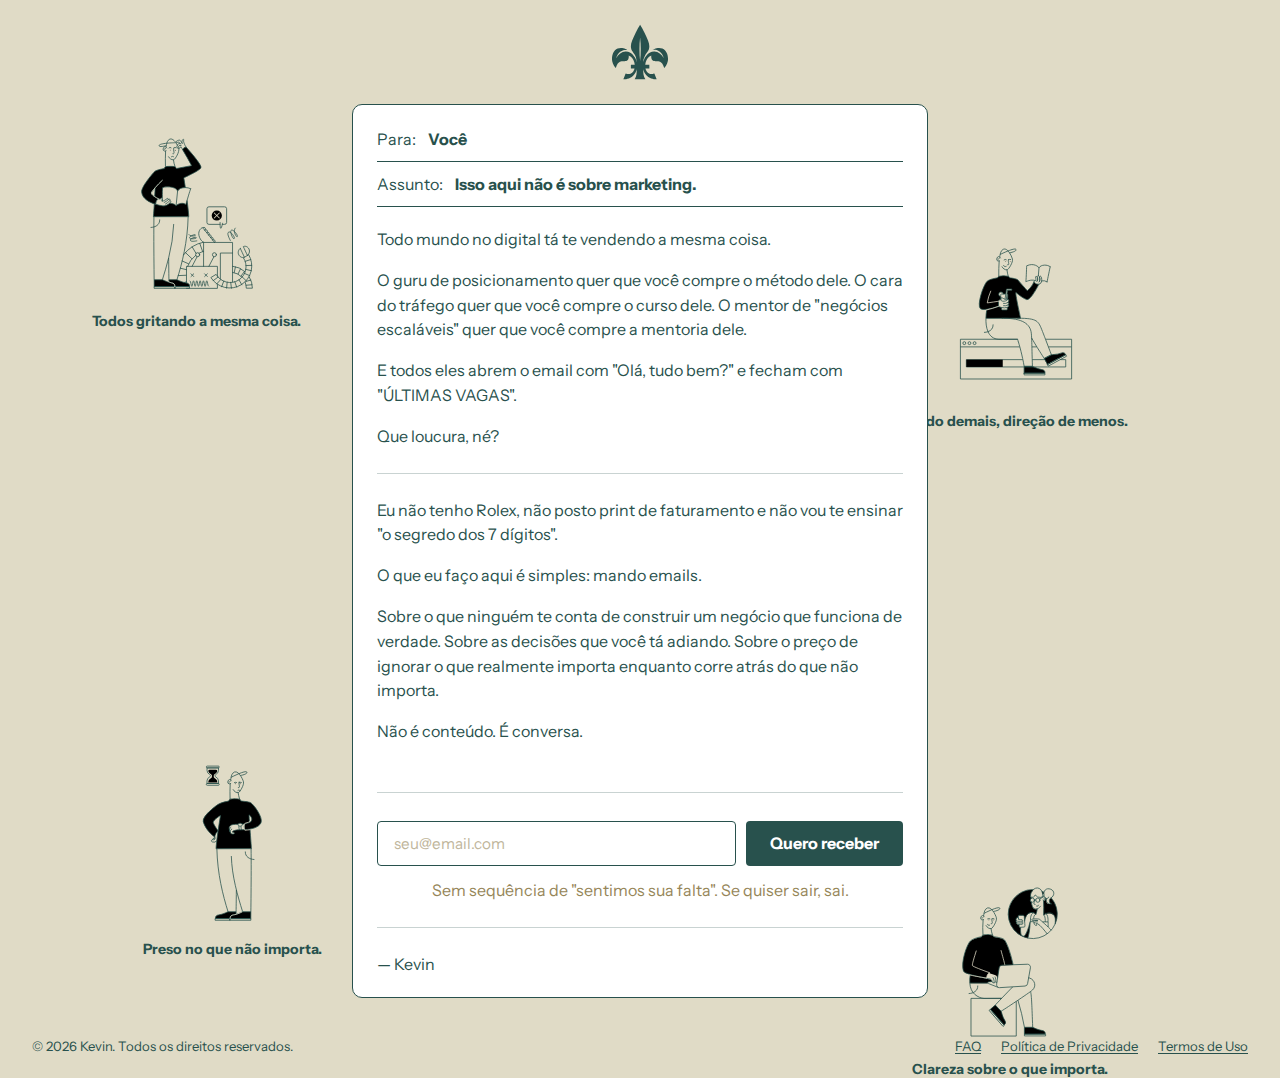
<file: index.html>
<!DOCTYPE html>
<html lang="pt-BR">
<head>
  <meta charset="UTF-8">
  <meta name="viewport" content="width=device-width, initial-scale=1.0">
  <title>Kevin — Entre para a lista</title>
  <meta name="description" content="Emails sobre o que ninguém te conta de construir um negócio que funciona de verdade.">
  <link rel="preconnect" href="https://fonts.googleapis.com">
  <link rel="preconnect" href="https://fonts.gstatic.com" crossorigin>
  <link href="https://fonts.googleapis.com/css2?family=Instrument+Sans:ital,wght@0,400;0,500;0,600;0,700;1,400;1,500&display=swap" rel="stylesheet">
  <style>
    /* ── Reset ──────────────────────────────────── */
    *, *::before, *::after { margin: 0; padding: 0; box-sizing: border-box; }

    /* ── Variables (Kevin's palette) ────────────── */
    :root {
      --primary: #28514D;
      --bg: #E0DBC6;
      --accent1: #968659;
      --accent2: #BAA36C;
      --card-bg: #ffffff;
      --text-body: #28514D;
    }

    /* ── Base ───────────────────────────────────── */
    html { scroll-behavior: smooth; }

    body {
      font-family: 'Instrument Sans', -apple-system, BlinkMacSystemFont, 'Segoe UI', Roboto, sans-serif;
      background-color: var(--bg);
      color: var(--primary);
      min-height: 100vh;
      -webkit-font-smoothing: antialiased;
    }

    /* ── Outer Layout ──────────────────────────── */
    .page-wrapper {
      display: flex;
      flex-direction: column;
      min-height: 100vh;
    }

    .main-content {
      flex: 1;
      display: flex;
      align-items: center;
      justify-content: center;
    }

    .content-container {
      max-width: 1280px;
      width: 100%;
      padding: 24px 16px;
      margin: 0 auto;
      display: flex;
      flex-direction: row-reverse;
      align-items: center;
      justify-content: center;
      gap: 48px;
    }

    /* ── Central Column (card + logo + illusts) ── */
    .center-column {
      position: relative;
      max-width: 576px;
      width: 100%;
    }

    /* ── Logo ───────────────────────────────────── */
    .logo-area {
      display: flex;
      flex-direction: column;
      align-items: center;
      width: fit-content;
      margin: 0 auto 24px;
      text-align: center;
      text-decoration: none;
      color: var(--primary);
      gap: 8px;
    }

    .logo-area .logo-icon {
      width: 56px;
      height: 56px;
      display: block;
    }

    .logo-area .logo-text {
      display: block;
      font-size: 1.6rem;
      font-weight: 700;
      line-height: 1.05;
      letter-spacing: -0.02em;
    }

    /* ── Email Card ─────────────────────────────── */
    .email-card {
      position: relative;
      z-index: 10;
      background: var(--card-bg);
      border: 1px solid var(--primary);
      border-radius: 10px;
      padding: 12px 24px;
    }

    /* ── Email Fields (To / Subject) ───────────── */
    .email-field {
      display: flex;
      align-items: baseline;
      gap: 12px;
      padding: 12px 0;
      border-bottom: 1px solid var(--primary);
      font-size: 1rem;
      color: var(--primary);
    }

    .email-field .field-label {
      font-weight: 400;
    }

    .email-field .field-value {
      font-weight: 700;
    }

    /* ── Card Body ─────────────────────────────── */
    .card-body {
      padding: 20px 0 8px;
    }

    .tldr-label {
      font-weight: 700;
      font-size: 1rem;
      margin-bottom: 2px;
    }

    .tldr-text {
      font-style: italic;
      font-size: 1rem;
      line-height: 1.5;
      margin-bottom: 24px;
    }

    .card-body p {
      font-size: 1rem;
      line-height: 1.55;
      margin-bottom: 16px;
      font-weight: 400;
    }

    .card-divider {
      width: 100%;
      height: 1px;
      background: var(--primary);
      margin: 24px 0;
      opacity: 0.25;
    }

    .card-body h2 {
      font-size: 1rem;
      font-weight: 700;
      margin-bottom: 16px;
    }

    .card-body ol {
      font-size: 1rem;
      line-height: 1.6;
      padding-left: 20px;
      margin-bottom: 8px;
    }

    .card-body ol li {
      margin-bottom: 8px;
    }

    /* ── Signup Form ──────────────────────────── */
    .signup-area {
      padding-top: 8px;
    }

    .signup-area .card-divider {
      margin-bottom: 28px;
    }

    .form-wrapper {
      display: flex;
      gap: 10px;
      margin-bottom: 12px;
    }

    .form-wrapper input[type="email"] {
      flex: 1;
      padding: 12px 16px;
      border: 1px solid var(--primary);
      border-radius: 4px;
      background: #fff;
      color: var(--primary);
      font-family: inherit;
      font-size: 0.95rem;
      outline: none;
      transition: border-color 0.2s, box-shadow 0.2s;
    }

    .form-wrapper input[type="email"]::placeholder {
      color: var(--accent1);
      opacity: 0.6;
    }

    .form-wrapper input[type="email"]:focus {
      border-color: var(--primary);
      box-shadow: 0 0 0 2px rgba(40, 81, 77, 0.15);
    }

    .form-wrapper button {
      padding: 12px 24px;
      background: var(--primary);
      color: #fff;
      border: none;
      border-radius: 4px;
      font-family: inherit;
      font-size: 1rem;
      font-weight: 700;
      cursor: pointer;
      white-space: nowrap;
      transition: background 0.2s, transform 0.1s;
    }

    .form-wrapper button:hover {
      background: #1e3f3c;
    }

    .form-wrapper button:active {
      transform: scale(0.98);
    }

    .form-note {
      font-size: 0.82rem;
      color: var(--accent1);
      text-align: center;
    }

    .success-msg {
      display: none;
      text-align: center;
      padding: 16px 0;
      font-weight: 600;
    }

    .success-msg.active {
      display: block;
    }

    /* ── Illustration Blocks ──────────────────── */
    .illust-container {
      display: flex;
      flex-direction: column;
      align-items: center;
      gap: 48px;
      margin: 48px 0 0;
      text-align: center;
      font-weight: 700;
      z-index: 0;
    }

    .illust-block {
      display: flex;
      flex-direction: column;
      align-items: center;
      gap: 8px;
    }

    .illust-block img {
      width: 100%;
      max-width: 200px;
      height: auto;
    }

    .illust-label {
      font-size: 0.88rem;
      font-weight: 700;
      color: var(--primary);
    }

    /* ── Desktop: absolute positioned illustrations ── */
    @media (min-width: 1024px) {
      .illust-container {
        margin: 0;
        gap: 0;
      }

      .illust-block {
        position: absolute;
        z-index: 0;
      }

      .illust-block:nth-child(1) {
        top: 100px;
        left: -260px;
      }

      .illust-block:nth-child(2) {
        top: 200px;
        right: -200px;
        text-align: right;
      }

      .illust-block:nth-child(3) {
        bottom: 40px;
        left: -210px;
      }

      .illust-block:nth-child(4) {
        bottom: -80px;
        right: -180px;
        text-align: center;
      }

      .illust-block img {
        max-width: 180px;
      }
    }

    /* ── Footer ────────────────────────────────── */
    .footer {
      display: flex;
      align-items: center;
      justify-content: space-between;
      padding: 16px 32px;
      font-size: 0.82rem;
      color: var(--primary);
    }

    .footer a {
      color: var(--primary);
      text-decoration: underline;
      text-underline-offset: 2px;
    }

    .footer a:hover {
      opacity: 0.7;
    }

    .footer-links {
      display: flex;
      gap: 20px;
    }

    /* ── Responsive ────────────────────────────── */
    @media (max-width: 1023px) {
      .content-container {
        flex-direction: column;
        padding: 24px 16px;
      }

      .center-column {
        max-width: 540px;
      }

      .illust-container {
        position: static;
        flex-direction: row;
        flex-wrap: wrap;
        justify-content: center;
        gap: 32px;
      }

      .illust-block {
        position: static;
      }

      .illust-block img {
        max-width: 140px;
      }
    }

    @media (max-width: 600px) {
      .email-card {
        padding: 10px 16px;
      }

      .logo-area .logo-text {
        font-size: 1.7rem;
      }

      .form-wrapper {
        flex-direction: column;
      }

      .form-wrapper button {
        width: 100%;
      }

      .footer {
        flex-direction: column;
        text-align: center;
        gap: 8px;
        padding: 16px 20px;
      }

      .illust-block img {
        max-width: 110px;
      }

      .illust-container {
        gap: 24px;
      }
    }
  </style>
</head>
<body>
  <div class="page-wrapper">
    <div class="main-content">
      <div class="content-container">
        <div class="center-column">
          <!-- ── Logo ────────────────────────────── -->
          <a href="#" class="logo-area">
            <svg class="logo-icon" viewBox="0 0 170.93 166.81" xmlns="http://www.w3.org/2000/svg">
              <path fill="#28514D" d="M153.88,73.03c-14.46-6.31-29.34,3.5-30.63,4.37,1.78-.35,12.58-2.25,22.58,5.01,9.98,7.24,11.53,18.08,11.76,19.88-5.55-12.07-16.44-20.09-28.14-20.48-19.17-.64-29.27,19.55-30.8,22.61-1.5,3-2.66,6.24-3.46,9.62v-.22c0-3.99.71-7.94,2.18-11.64,1.3-3.28,2.84-6.66,4.69-10.09,5.82-10.81,8.38-10.55,10.53-17.44,4.25-13.6-1.93-26.76-13.34-50.22C94.49,14.64,89.78,6.44,85.79,0c-3.99,6.44-8.7,14.64-13.46,24.41-11.41,23.46-17.59,36.62-13.34,50.22,2.15,6.89,4.71,6.62,10.53,17.44,1.29,2.41,2.44,4.79,3.46,7.12.74,3.7,1.91,9.48,2.65,13.18v1.22c-.79-3.21-1.92-6.3-3.35-9.17-1.53-3.06-11.63-23.25-30.8-22.61-11.7.39-22.59,8.41-28.14,20.48.23-1.8,1.78-12.64,11.76-19.88,10-7.25,20.79-5.35,22.58-5.01-1.28-.88-16.17-10.69-30.63-4.37C1.93,79.63-1.71,99.04.67,111.93c1.91,10.32,7.82,17.27,10.95,20.44,3.28-12.39,8.59-17.06,12.66-19.08,8.69-4.31,17.3.74,23.02-4.53,4.06-3.74,4.15-10.2,3.71-14.72,1.21.56,3.33,1.64,5.63,3.44,7.19,5.64,11.8,15.06,12.85,24.54h-11.85v11.98h11.12c-.6,2.39-1.47,4.67-2.68,6.75-1.19,2.05-3.89,6.53-9.4,8.82-6.87,2.87-13.43.38-15.14-.33-2.32,5.85-4.64,11.71-6.96,17.56,3.95.03,18.46-.34,29.89-11.15,5.7-5.39,9.33-12.14,11.15-19.31-.03,4.81-.3,9.69-.84,14.65-.57,5.27-2.44,10.54-5.61,15.81h32.65c-3.29-5.27-5.21-10.54-5.78-15.81-.55-5.11-.83-10.14-.84-15.08,1.78,7.33,5.45,14.25,11.27,19.74,11.43,10.81,25.94,11.18,29.89,11.15-2.32-5.85-4.64-11.71-6.96-17.56-1.71.71-8.27,3.19-15.14.33-5.51-2.3-8.21-6.77-9.4-8.82-1.21-2.08-2.08-4.37-2.68-6.75h11.77v-11.98h-12.5c1.05-9.47,5.66-18.89,12.85-24.54,2.29-1.8,4.41-2.88,5.63-3.44-.44,4.52-.34,10.99,3.71,14.72,5.72,5.27,14.33.22,23.02,4.53,4.07,2.02,9.38,6.69,12.66,19.08,3.13-3.18,9.04-10.12,10.95-20.44,2.38-12.89-1.26-32.3-16.38-38.91ZM85.79,111.02c-1.59-11.8-1.9-24.13-2-36.03.05-12.04.41-24.06,2-36.03,1.59,11.97,1.94,23.99,2,36.03-.1,11.9-.4,24.23-2,36.03Z"/>
            </svg>
          </a>

          <!-- ── Email Card ──────────────────────── -->
          <section class="email-card">
            <div class="email-field">
              <span class="field-label">Para:</span>
              <span class="field-value">Você</span>
            </div>

            <div class="email-field">
              <span class="field-label">Assunto:</span>
              <span class="field-value">Isso aqui não é sobre marketing.</span>
            </div>

            <div class="card-body">
              <p>
                Todo mundo no digital tá te vendendo a mesma coisa.
              </p>

              <p>
                O guru de posicionamento quer que você compre o método dele.
                O cara do tráfego quer que você compre o curso dele.
                O mentor de "negócios escaláveis" quer que você compre a mentoria dele.
              </p>

              <p>
                E todos eles abrem o email com "Olá, tudo bem?" e fecham com "ÚLTIMAS VAGAS".
              </p>

              <p>
                Que loucura, né?
              </p>

              <div class="card-divider"></div>

              <p>
                Eu não tenho Rolex, não posto print de faturamento e não vou te ensinar "o segredo dos 7 dígitos".
              </p>

              <p>
                O que eu faço aqui é simples: mando emails.
              </p>

              <p>
                Sobre o que ninguém te conta de construir um negócio que funciona de verdade.
                Sobre as decisões que você tá adiando.
                Sobre o preço de ignorar o que realmente importa enquanto corre atrás do que não importa.
              </p>

              <p>
                Não é conteúdo. É conversa.
              </p>

              <!-- ── Signup Form ────────── -->
              <div class="signup-area">
                <div class="card-divider"></div>

                <div id="form-area">
                  <div class="form-wrapper">
                    <input type="email" id="email-input" placeholder="seu@email.com" required>
                    <button onclick="handleSignup()">Quero receber</button>
                  </div>
                  <p class="form-note">Sem sequência de "sentimos sua falta". Se quiser sair, sai.</p>
                </div>

                <div class="success-msg" id="success-msg">
                  Pronto. Verifique sua caixa de entrada.
                </div>
              </div>

              <div class="card-divider"></div>
              <p style="margin-bottom: 0;">— Kevin</p>
            </div>
          </section>

          <!-- ── Illustrations (DrawKit Larry) ── -->
          <div class="illust-container">

            <div class="illust-block">
              <img src="img/illust-noise.svg" alt="Pessoa cercada de notificações" loading="lazy">
              <span class="illust-label">Todos gritando a mesma coisa.</span>
            </div>

            <div class="illust-block">
              <img src="img/illust-overload.svg" alt="Pessoa sobrecarregada no computador" loading="lazy">
              <span class="illust-label">Ruído demais, direção de menos.</span>
            </div>

            <div class="illust-block">
              <img src="img/illust-stuck.svg" alt="Pessoa presa no tempo" loading="lazy">
              <span class="illust-label">Preso no que não importa.</span>
            </div>

            <div class="illust-block">
              <img src="img/illust-clarity.svg" alt="Pessoa com clareza e direção" loading="lazy">
              <span class="illust-label">Clareza sobre o que importa.</span>
            </div>

          </div>
        </div>
      </div>
    </div>

    <!-- ── Footer ──────────────────────────────── -->
    <footer class="footer">
      <span>&copy; 2026 Kevin. Todos os direitos reservados.</span>
      <div class="footer-links">
        <a href="#">FAQ</a>
        <a href="#">Política de Privacidade</a>
        <a href="#">Termos de Uso</a>
      </div>
    </footer>
  </div>

  <script>
    function handleSignup() {
      const emailInput = document.getElementById('email-input');
      const email = emailInput.value.trim();
      if (!email || !email.includes('@')) {
        emailInput.style.borderColor = '#c0392b';
        emailInput.focus();
        setTimeout(() => {
          emailInput.style.borderColor = '#28514D';
        }, 2000);
        return;
      }

      document.getElementById('form-area').style.display = 'none';
      document.getElementById('success-msg').classList.add('active');

      // TODO: Integrate with your email service (Mailchimp, ConvertKit, Brevo, etc.)
      console.log('Lead captured:', email);
    }

    document.getElementById('email-input').addEventListener('keypress', (e) => {
      if (e.key === 'Enter') handleSignup();
    });
  </script>
</body>
</html>
</file>
